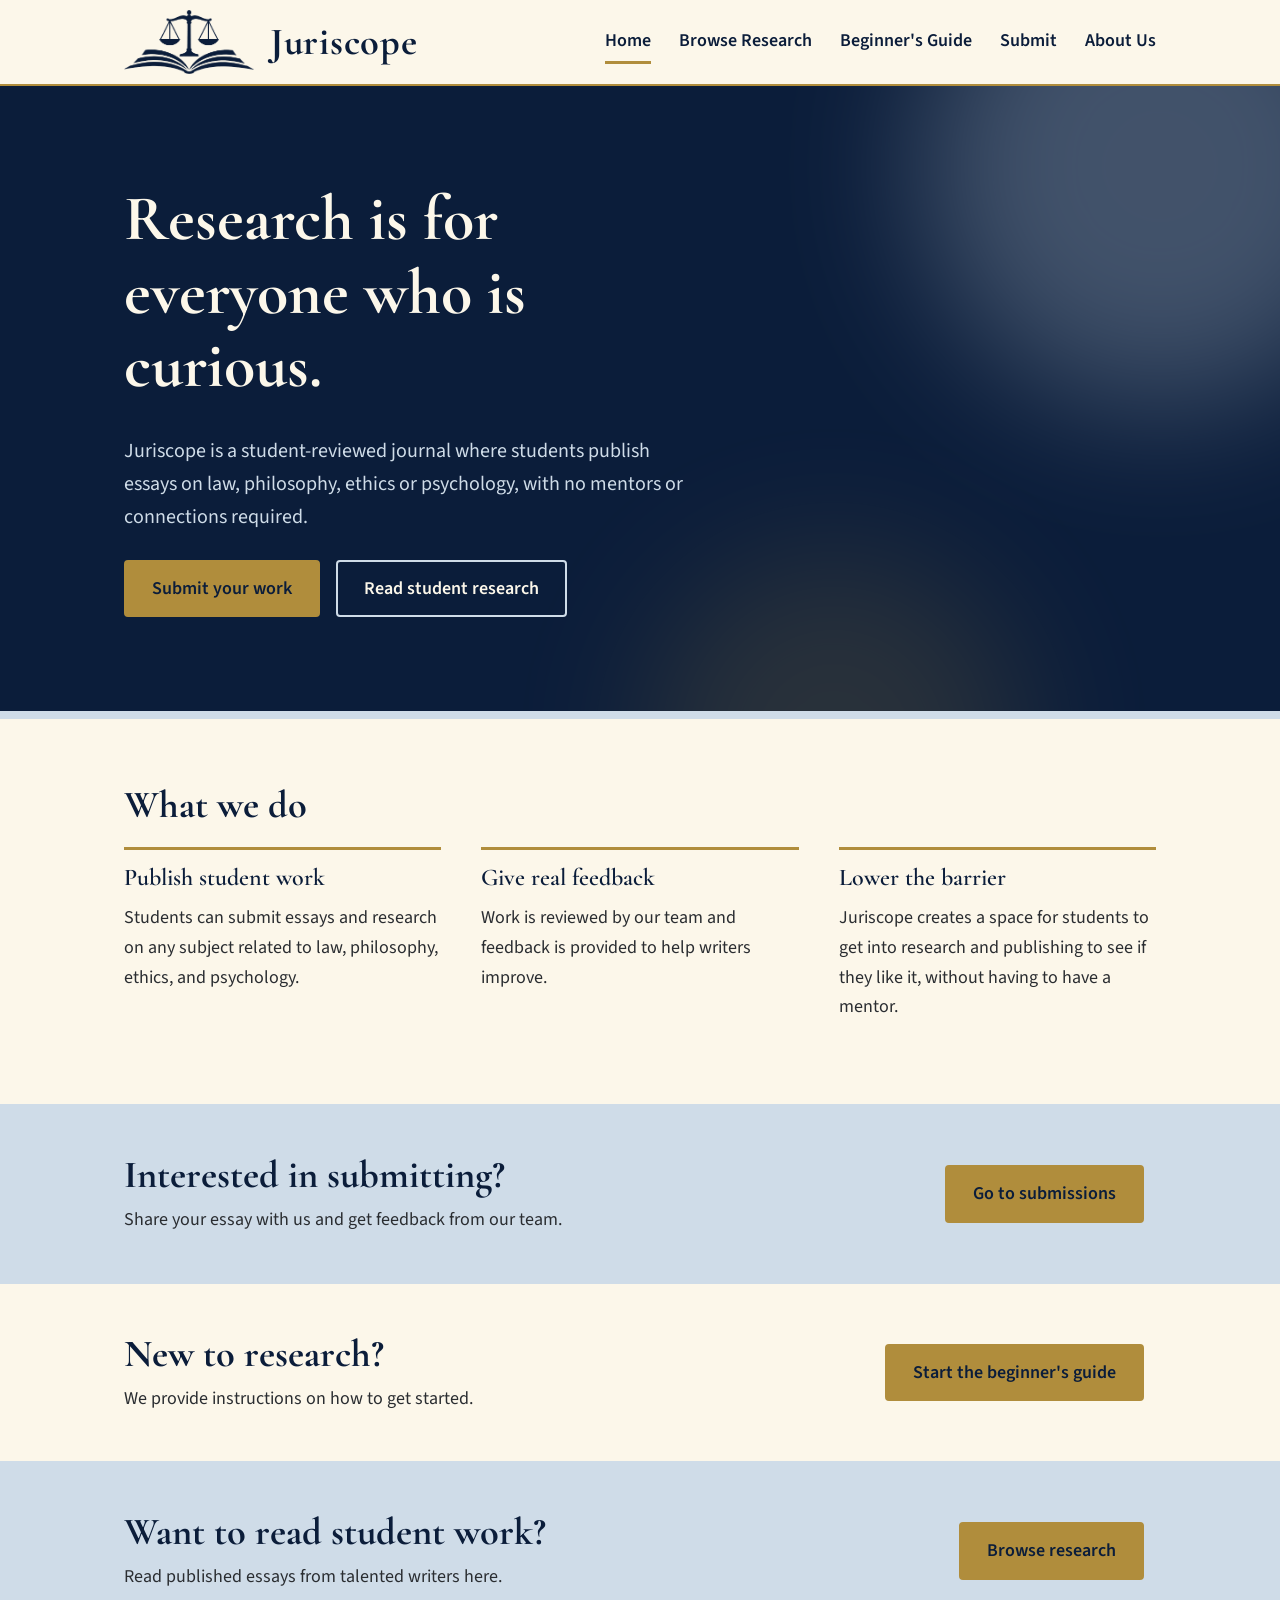
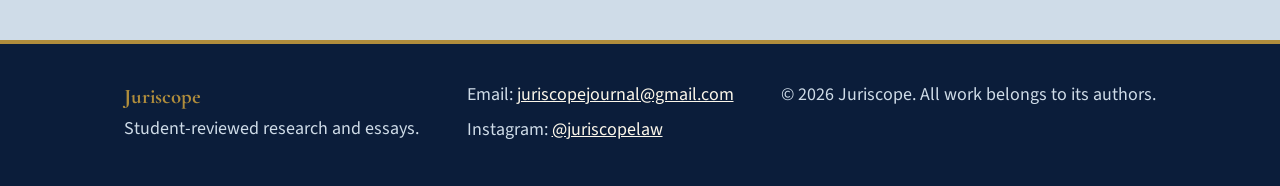
<file: index.html>
<!DOCTYPE html>
<html lang="en"><head>
<meta charset="UTF-8"><meta name="viewport" content="width=device-width, initial-scale=1">
<title>Home | Juriscope</title>
<link rel="preconnect" href="https://fonts.googleapis.com"><link rel="preconnect" href="https://fonts.gstatic.com" crossorigin>
<link href="https://fonts.googleapis.com/css2?family=Cormorant+Garamond:wght@500;600;700&family=Source+Sans+3:wght@400;600&display=swap" rel="stylesheet">
<link rel="stylesheet" href="css/style.css">
</head><body data-page="index.html">
<div id="site-header"></div>
<main>
<section class="hero"><div class="wrap">
  <h1>Research is for everyone who is curious.</h1>
  <p>Juriscope is a student-reviewed journal where students publish essays on law, philosophy, ethics or psychology, with no mentors or connections required.</p>
  <a class="btn" href="submit.html">Submit your work</a>
  <a class="btn outline" href="research.html">Read student research</a>
</div></section>

<section class="section"><div class="wrap">
  <h2>What we do</h2>
  <div class="cols">
    <div><h3>Publish student work</h3><p>Students can submit essays and research on any subject related to law, philosophy, ethics, and psychology.</p></div>
    <div><h3>Give real feedback</h3><p>Work is reviewed by our team and feedback is provided to help writers improve.</p></div>
    <div><h3>Lower the barrier</h3><p>Juriscope creates a space for students to get into research and publishing to see if they like it, without having to have a mentor.</p></div>
  </div>
</div></section>

<section class="band alt"><div class="wrap">
  <div><h2>Interested in submitting?</h2><p>Share your essay with us and get feedback from our team.</p></div>
  <a class="btn" href="submit.html">Go to submissions</a>
</div></section>
<section class="band"><div class="wrap">
  <div><h2>New to research?</h2><p>We provide instructions on how to get started.</p></div>
  <a class="btn" href="guide.html">Start the beginner's guide</a>
</div></section>
<section class="band alt"><div class="wrap">
  <div><h2>Want to read student work?</h2><p>Read published essays from talented writers here.</p></div>
  <a class="btn" href="research.html">Browse research</a>
</div></section>
</main>
<div id="site-footer"></div>
<script src="js/script.js"></script>
</body></html>
</file>
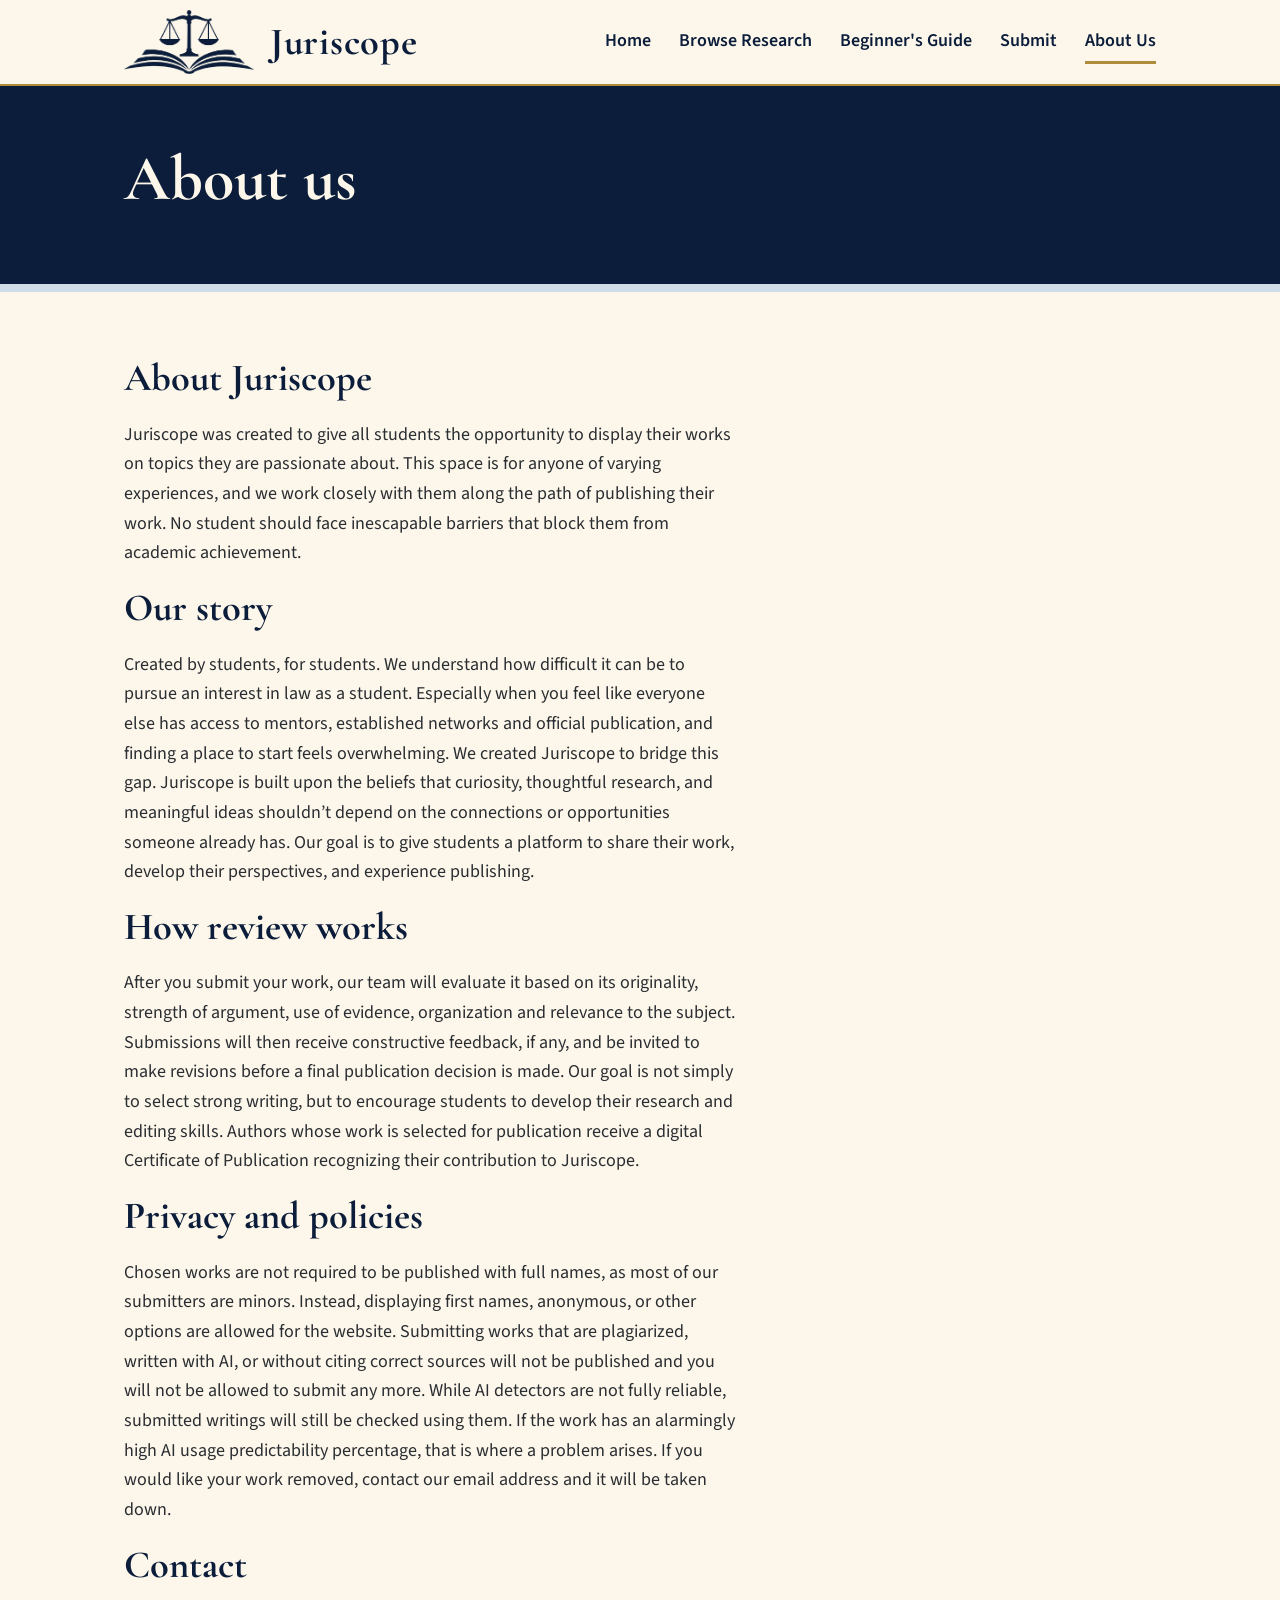
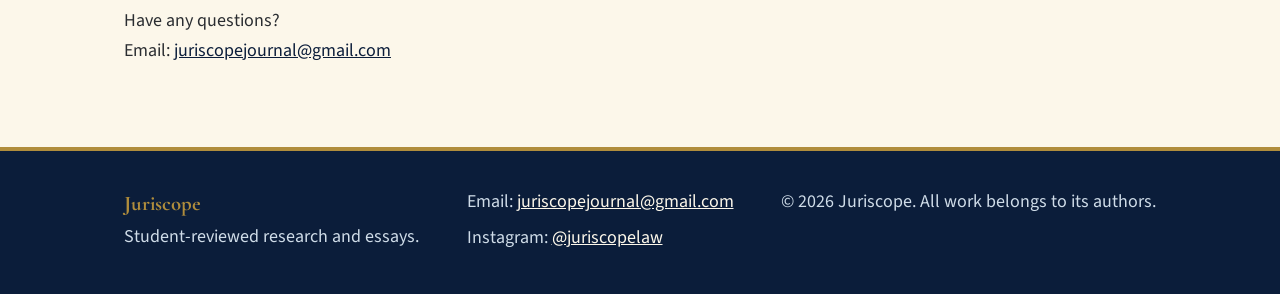
<file: about.html>
<!DOCTYPE html>
<html lang="en"><head>
<meta charset="UTF-8"><meta name="viewport" content="width=device-width, initial-scale=1">
<title>About Us | Juriscope</title>
<link rel="preconnect" href="https://fonts.googleapis.com"><link rel="preconnect" href="https://fonts.gstatic.com" crossorigin>
<link href="https://fonts.googleapis.com/css2?family=Cormorant+Garamond:wght@500;600;700&family=Source+Sans+3:wght@400;600&display=swap" rel="stylesheet">
<link rel="stylesheet" href="css/style.css">
</head><body data-page="about.html">
<div id="site-header"></div>
<main>
<section class="page-title"><div class="wrap"><h1>About us</h1></div></section>
<section class="section"><div class="wrap">
  <h2>About Juriscope</h2>
  <p>Juriscope was created to give all students the opportunity to display their works on topics they are passionate about. This space is for anyone of varying experiences, and we work closely with them along the path of publishing their work. No student should face inescapable barriers that block them from academic achievement.</p>
  <h2>Our story</h2>
  <p>Created by students, for students. We understand how difficult it can be to pursue an interest in law as a student. Especially when you feel like everyone else has access to mentors, established networks and official publication, and finding a place to start feels overwhelming. We created Juriscope to bridge this gap. Juriscope is built upon the beliefs that curiosity, thoughtful research, and meaningful ideas shouldn’t depend on the connections or opportunities someone already has. Our goal is to give students a platform to share their work, develop their perspectives, and experience publishing.</p>
  <h2>How review works</h2>
  <p>After you submit your work, our team will evaluate it based on its originality, strength of argument, use of evidence, organization and relevance to the subject. Submissions will then receive constructive feedback, if any, and be invited to make revisions before a final publication decision is made. Our goal is not simply to select strong writing, but to encourage students to develop their research and editing skills. Authors whose work is selected for publication receive a digital Certificate of Publication recognizing their contribution to Juriscope.</p>
  <h2>Privacy and policies</h2>
  <p>Chosen works are not required to be published with full names, as most of our submitters are minors. Instead, displaying first names, anonymous, or other options are allowed for the website. Submitting works that are plagiarized, written with AI, or without citing correct sources will not be published and you will not be allowed to submit any more. While AI detectors are not fully reliable, submitted writings will still be checked using them. If the work has an alarmingly high AI usage predictability percentage, that is where a problem arises. If you would like your work removed, contact our email address and it will be taken down.</p>
  <h2>Contact</h2>
  <p>Have any questions?<br>Email: <a href="mailto:juriscopejournal@gmail.com">juriscopejournal@gmail.com</a></p>
</div></section>
</main>
<div id="site-footer"></div>
<script src="js/script.js"></script>
</body></html>
</file>
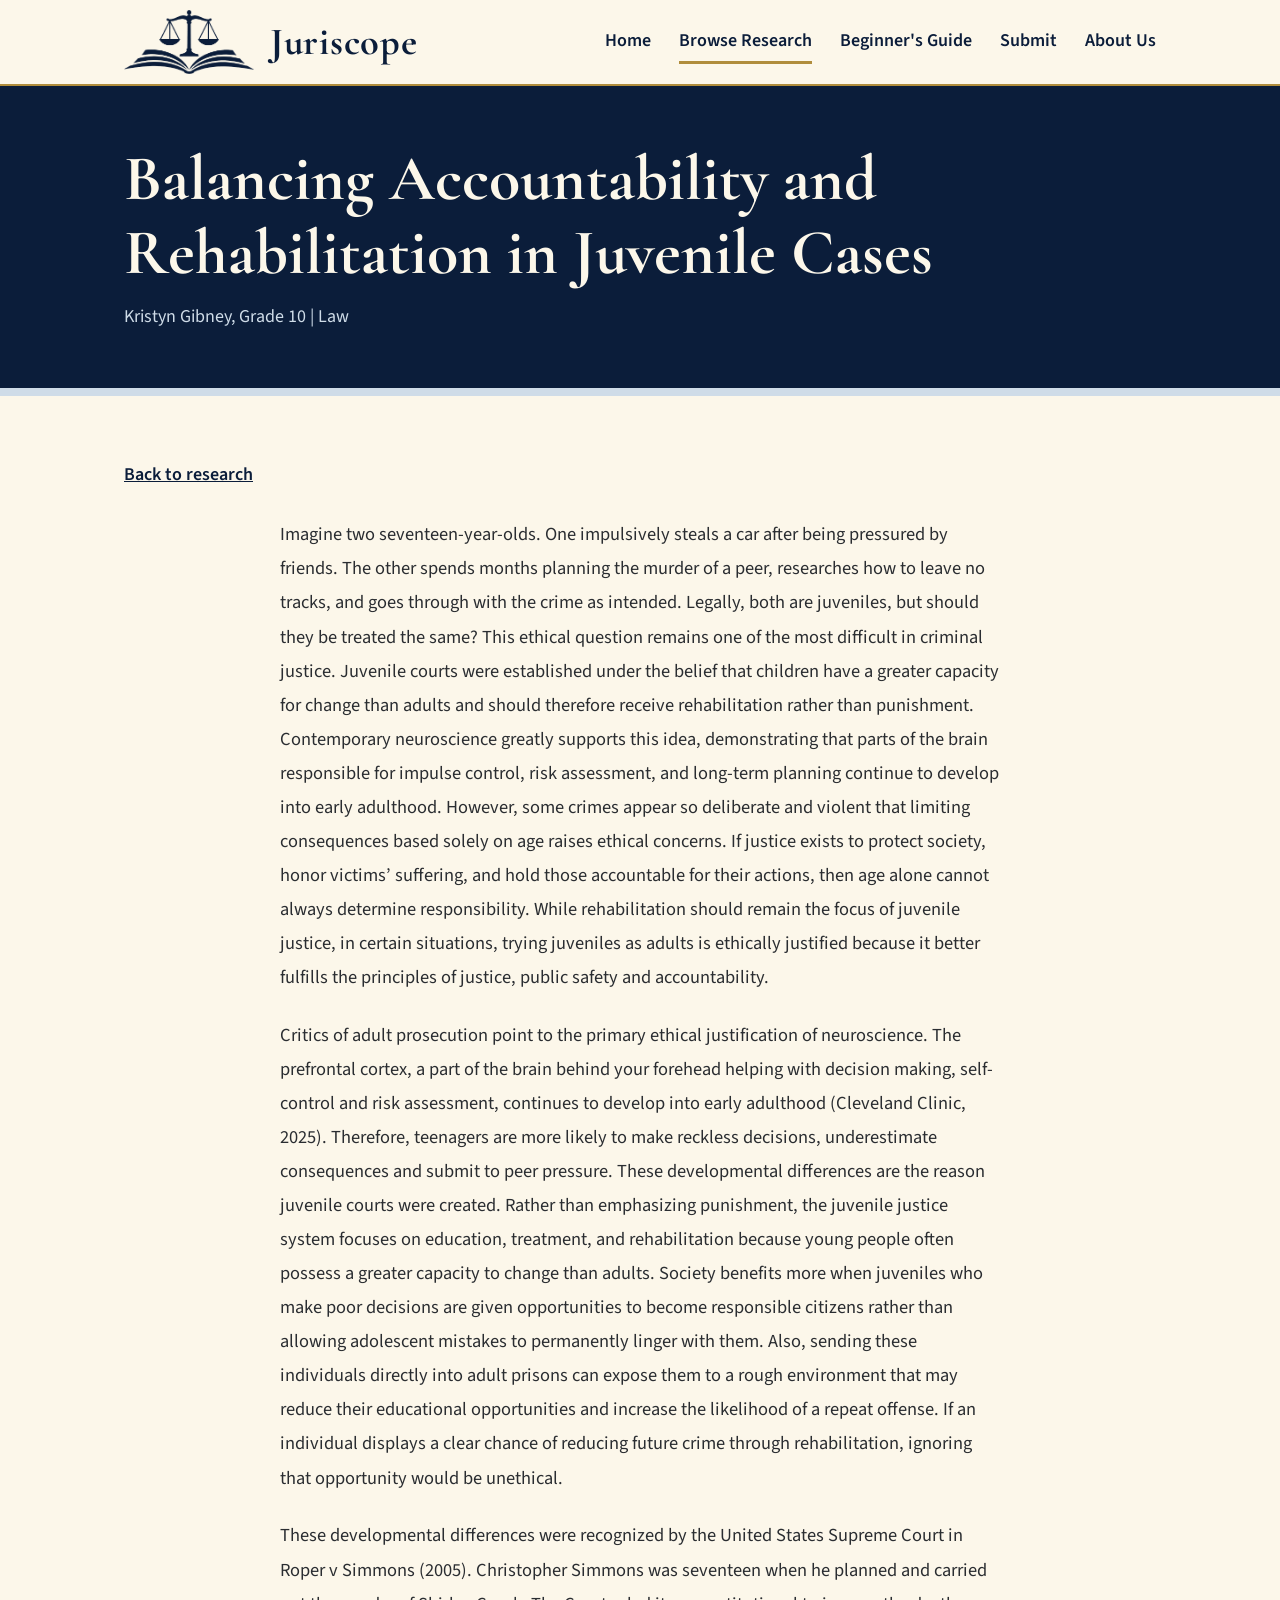
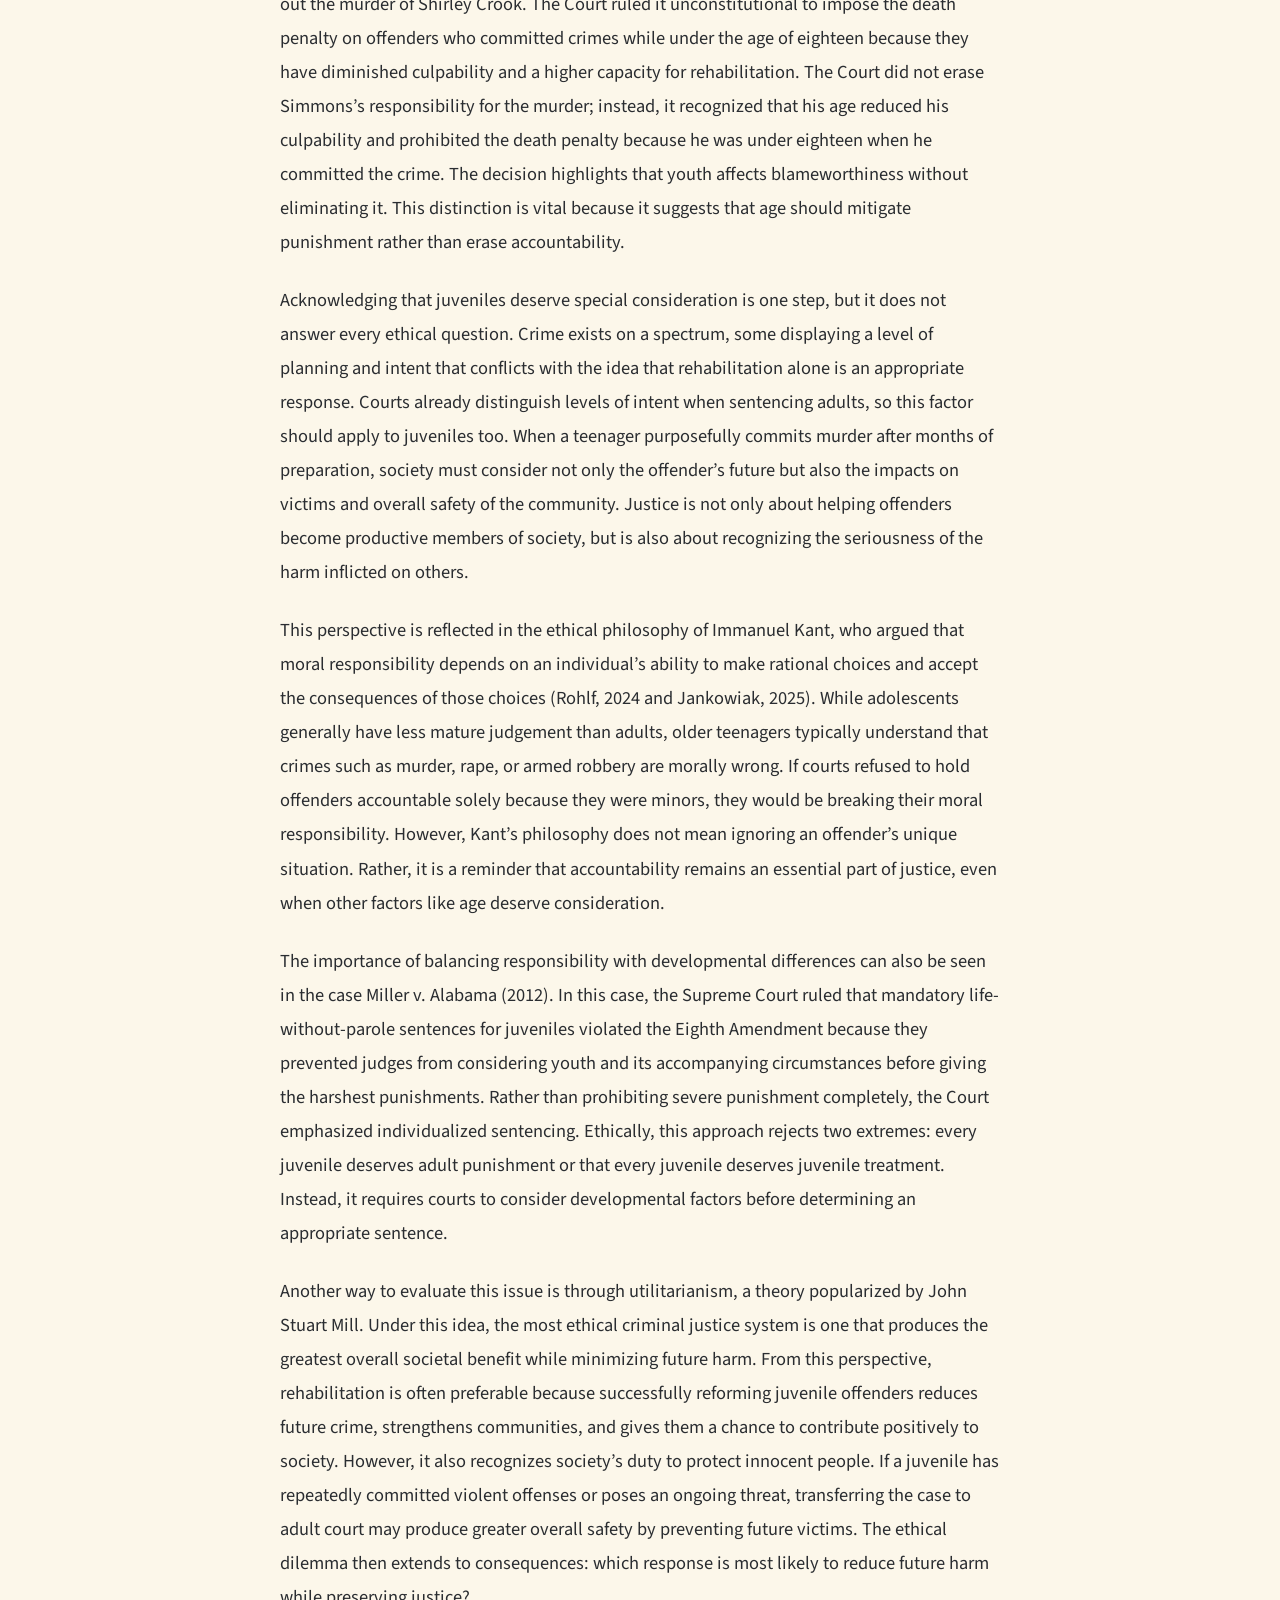
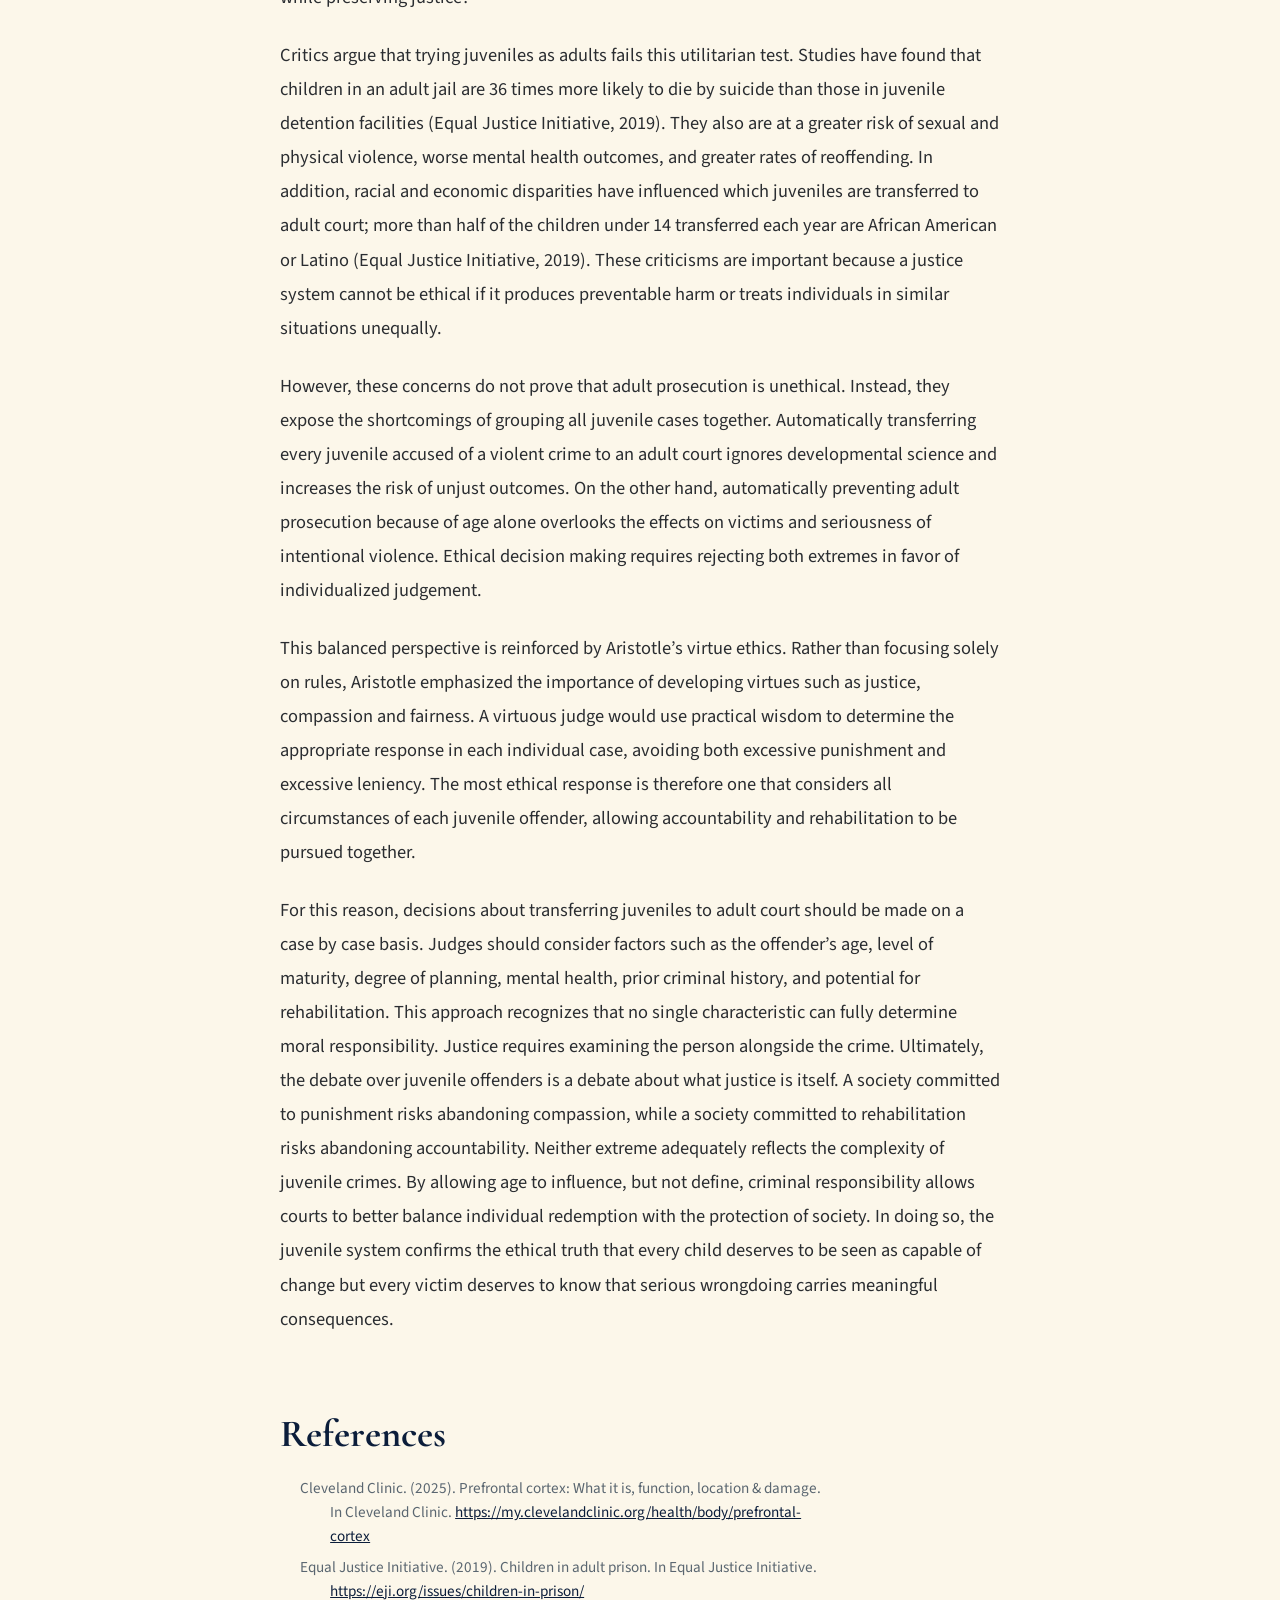
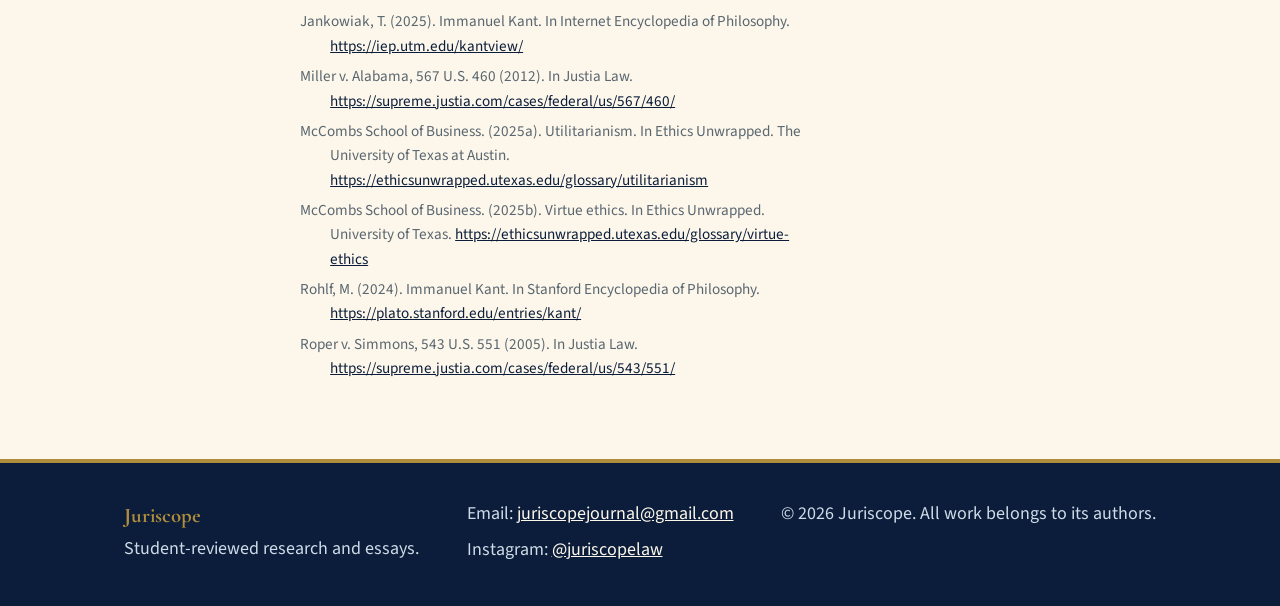
<file: essay-juvenile-justice.html>
<!DOCTYPE html>
<html lang="en"><head>
<meta charset="UTF-8"><meta name="viewport" content="width=device-width, initial-scale=1">
<title>Balancing Accountability and Rehabilitation in Juvenile Cases | Juriscope</title>
<link rel="preconnect" href="https://fonts.googleapis.com"><link rel="preconnect" href="https://fonts.gstatic.com" crossorigin>
<link href="https://fonts.googleapis.com/css2?family=Cormorant+Garamond:wght@500;600;700&family=Source+Sans+3:wght@400;600&display=swap" rel="stylesheet">
<link rel="stylesheet" href="css/style.css">
</head><body data-page="research.html">
<div id="site-header"></div>
<main>
<section class="page-title"><div class="wrap">
  <h1>Balancing Accountability and Rehabilitation in Juvenile Cases</h1>
  <p>Kristyn Gibney, Grade 10 | Law</p>
</div></section>
<section class="section"><div class="wrap">
  <a class="back" href="research.html">Back to research</a>
  <article class="essay-text">
    <p>Imagine two seventeen-year-olds. One impulsively steals a car after being pressured by friends. The other spends months planning the murder of a peer, researches how to leave no tracks, and goes through with the crime as intended. Legally, both are juveniles, but should they be treated the same? This ethical question remains one of the most difficult in criminal justice. Juvenile courts were established under the belief that children have a greater capacity for change than adults and should therefore receive rehabilitation rather than punishment. Contemporary neuroscience greatly supports this idea, demonstrating that parts of the brain responsible for impulse control, risk assessment, and long-term planning continue to develop into early adulthood. However, some crimes appear so deliberate and violent that limiting consequences based solely on age raises ethical concerns. If justice exists to protect society, honor victims’ suffering, and hold those accountable for their actions, then age alone cannot always determine responsibility. While rehabilitation should remain the focus of juvenile justice, in certain situations, trying juveniles as adults is ethically justified because it better fulfills the principles of justice, public safety and accountability.</p>
    <p>Critics of adult prosecution point to the primary ethical justification of neuroscience. The prefrontal cortex, a part of the brain behind your forehead helping with decision making, self-control and risk assessment, continues to develop into early adulthood (Cleveland Clinic, 2025). Therefore, teenagers are more likely to make reckless decisions, underestimate consequences and submit to peer pressure. These developmental differences are the reason juvenile courts were created. Rather than emphasizing punishment, the juvenile justice system focuses on education, treatment, and rehabilitation because young people often possess a greater capacity to change than adults. Society benefits more when juveniles who make poor decisions are given opportunities to become responsible citizens rather than allowing adolescent mistakes to permanently linger with them. Also, sending these individuals directly into adult prisons can expose them to a rough environment that may reduce their educational opportunities and increase the likelihood of a repeat offense. If an individual displays a clear chance of reducing future crime through rehabilitation, ignoring that opportunity would be unethical.</p>
    <p>These developmental differences were recognized by the United States Supreme Court in Roper v Simmons (2005). Christopher Simmons was seventeen when he planned and carried out the murder of Shirley Crook. The Court ruled it unconstitutional to impose the death penalty on offenders who committed crimes while under the age of eighteen because they have diminished culpability and a higher capacity for rehabilitation. The Court did not erase Simmons’s responsibility for the murder; instead, it recognized that his age reduced his culpability and prohibited the death penalty because he was under eighteen when he committed the crime. The decision highlights that youth affects blameworthiness without eliminating it. This distinction is vital because it suggests that age should mitigate punishment rather than erase accountability.</p>
    <p>Acknowledging that juveniles deserve special consideration is one step, but it does not answer every ethical question. Crime exists on a spectrum, some displaying a level of planning and intent that conflicts with the idea that rehabilitation alone is an appropriate response. Courts already distinguish levels of intent when sentencing adults, so this factor should apply to juveniles too. When a teenager purposefully commits murder after months of preparation, society must consider not only the offender’s future but also the impacts on victims and overall safety of the community. Justice is not only about helping offenders become productive members of society, but is also about recognizing the seriousness of the harm inflicted on others.</p>
    <p>This perspective is reflected in the ethical philosophy of Immanuel Kant, who argued that moral responsibility depends on an individual’s ability to make rational choices and accept the consequences of those choices (Rohlf, 2024 and Jankowiak, 2025). While adolescents generally have less mature judgement than adults, older teenagers typically understand that crimes such as murder, rape, or armed robbery are morally wrong. If courts refused to hold offenders accountable solely because they were minors, they would be breaking their moral responsibility. However, Kant’s philosophy does not mean ignoring an offender’s unique situation. Rather, it is a reminder that accountability remains an essential part of justice, even when other factors like age deserve consideration.</p>
    <p>The importance of balancing responsibility with developmental differences can also be seen in the case Miller v. Alabama (2012). In this case, the Supreme Court ruled that mandatory life-without-parole sentences for juveniles violated the Eighth Amendment because they prevented judges from considering youth and its accompanying circumstances before giving the harshest punishments. Rather than prohibiting severe punishment completely, the Court emphasized individualized sentencing. Ethically, this approach rejects two extremes: every juvenile deserves adult punishment or that every juvenile deserves juvenile treatment. Instead, it requires courts to consider developmental factors before determining an appropriate sentence.</p>
    <p>Another way to evaluate this issue is through utilitarianism, a theory popularized by John Stuart Mill. Under this idea, the most ethical criminal justice system is one that produces the greatest overall societal benefit while minimizing future harm. From this perspective, rehabilitation is often preferable because successfully reforming juvenile offenders reduces future crime, strengthens communities, and gives them a chance to contribute positively to society. However, it also recognizes society’s duty to protect innocent people. If a juvenile has repeatedly committed violent offenses or poses an ongoing threat, transferring the case to adult court may produce greater overall safety by preventing future victims. The ethical dilemma then extends to consequences: which response is most likely to reduce future harm while preserving justice?</p>
    <p>Critics argue that trying juveniles as adults fails this utilitarian test. Studies have found that children in an adult jail are 36 times more likely to die by suicide than those in juvenile detention facilities (Equal Justice Initiative, 2019). They also are at a greater risk of sexual and physical violence, worse mental health outcomes, and greater rates of reoffending. In addition, racial and economic disparities have influenced which juveniles are transferred to adult court; more than half of the children under 14 transferred each year are African American or Latino (Equal Justice Initiative, 2019). These criticisms are important because a justice system cannot be ethical if it produces preventable harm or treats individuals in similar situations unequally.</p>
    <p>However, these concerns do not prove that adult prosecution is unethical. Instead, they expose the shortcomings of grouping all juvenile cases together. Automatically transferring every juvenile accused of a violent crime to an adult court ignores developmental science and increases the risk of unjust outcomes. On the other hand, automatically preventing adult prosecution because of age alone overlooks the effects on victims and seriousness of intentional violence. Ethical decision making requires rejecting both extremes in favor of individualized judgement.</p>
    <p>This balanced perspective is reinforced by Aristotle’s virtue ethics. Rather than focusing solely on rules, Aristotle emphasized the importance of developing virtues such as justice, compassion and fairness. A virtuous judge would use practical wisdom to determine the appropriate response in each individual case, avoiding both excessive punishment and excessive leniency. The most ethical response is therefore one that considers all circumstances of each juvenile offender, allowing accountability and rehabilitation to be pursued together.</p>
    <p>For this reason, decisions about transferring juveniles to adult court should be made on a case by case basis. Judges should consider factors such as the offender’s age, level of maturity, degree of planning, mental health, prior criminal history, and potential for rehabilitation. This approach recognizes that no single characteristic can fully determine moral responsibility. Justice requires examining the person alongside the crime. Ultimately, the debate over juvenile offenders is a debate about what justice is itself. A society committed to punishment risks abandoning compassion, while a society committed to rehabilitation risks abandoning accountability. Neither extreme adequately reflects the complexity of juvenile crimes. By allowing age to influence, but not define, criminal responsibility allows courts to better balance individual redemption with the protection of society. In doing so, the juvenile system confirms the ethical truth that every child deserves to be seen as capable of change but every victim deserves to know that serious wrongdoing carries meaningful consequences.</p>
    <h2>References</h2>
    <ul class="refs">
      <li>Cleveland Clinic. (2025). Prefrontal cortex: What it is, function, location &amp; damage. In Cleveland Clinic. <a href="https://my.clevelandclinic.org/health/body/prefrontal-cortex" target="_blank" rel="noopener">https://my.clevelandclinic.org/health/body/prefrontal-cortex</a></li>
      <li>Equal Justice Initiative. (2019). Children in adult prison. In Equal Justice Initiative. <a href="https://eji.org/issues/children-in-prison/" target="_blank" rel="noopener">https://eji.org/issues/children-in-prison/</a></li>
      <li>Jankowiak, T. (2025). Immanuel Kant. In Internet Encyclopedia of Philosophy. <a href="https://iep.utm.edu/kantview/" target="_blank" rel="noopener">https://iep.utm.edu/kantview/</a></li>
      <li>Miller v. Alabama, 567 U.S. 460 (2012). In Justia Law. <a href="https://supreme.justia.com/cases/federal/us/567/460/" target="_blank" rel="noopener">https://supreme.justia.com/cases/federal/us/567/460/</a></li>
      <li>McCombs School of Business. (2025a). Utilitarianism. In Ethics Unwrapped. The University of Texas at Austin. <a href="https://ethicsunwrapped.utexas.edu/glossary/utilitarianism" target="_blank" rel="noopener">https://ethicsunwrapped.utexas.edu/glossary/utilitarianism</a></li>
      <li>McCombs School of Business. (2025b). Virtue ethics. In Ethics Unwrapped. University of Texas. <a href="https://ethicsunwrapped.utexas.edu/glossary/virtue-ethics" target="_blank" rel="noopener">https://ethicsunwrapped.utexas.edu/glossary/virtue-ethics</a></li>
      <li>Rohlf, M. (2024). Immanuel Kant. In Stanford Encyclopedia of Philosophy. <a href="https://plato.stanford.edu/entries/kant/" target="_blank" rel="noopener">https://plato.stanford.edu/entries/kant/</a></li>
      <li>Roper v. Simmons, 543 U.S. 551 (2005). In Justia Law. <a href="https://supreme.justia.com/cases/federal/us/543/551/" target="_blank" rel="noopener">https://supreme.justia.com/cases/federal/us/543/551/</a></li>
    </ul>
  </article>
</div></section>
</main>
<div id="site-footer"></div>
<script src="js/script.js"></script>
</body></html>
</file>
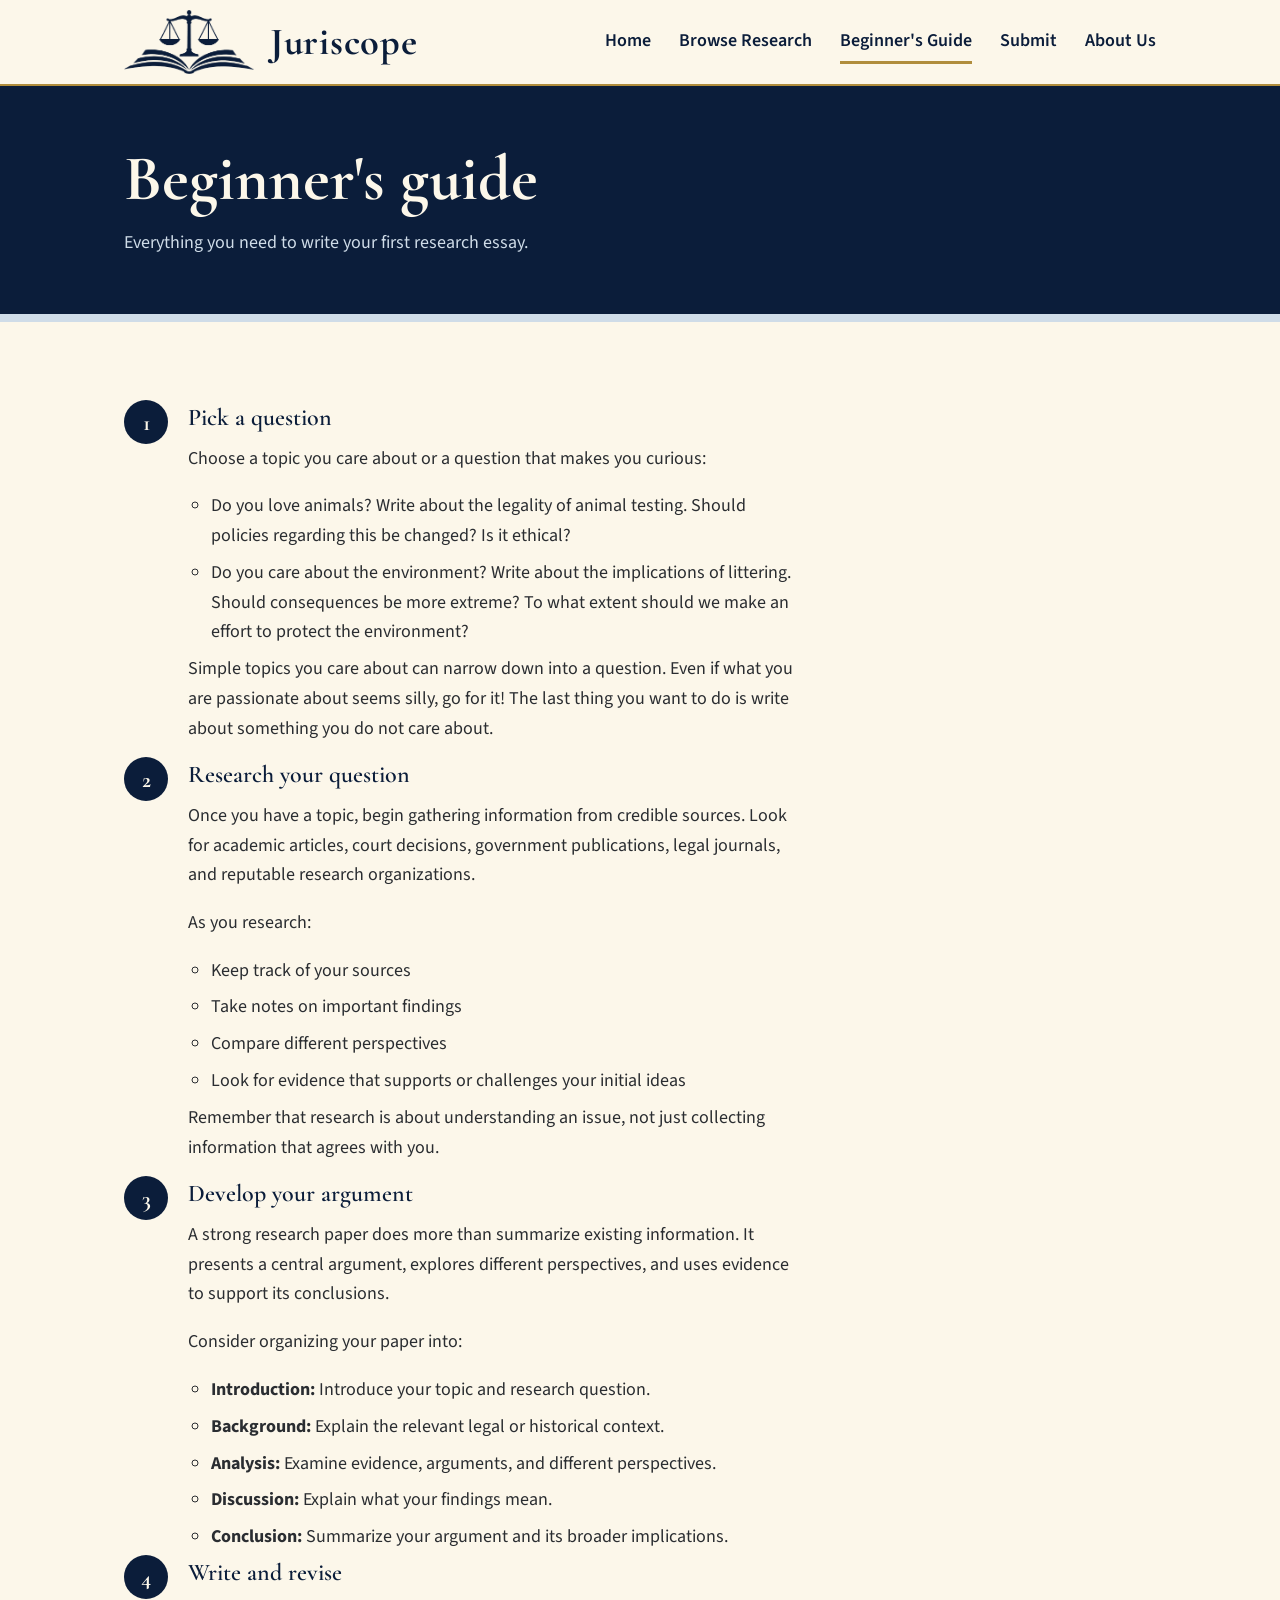
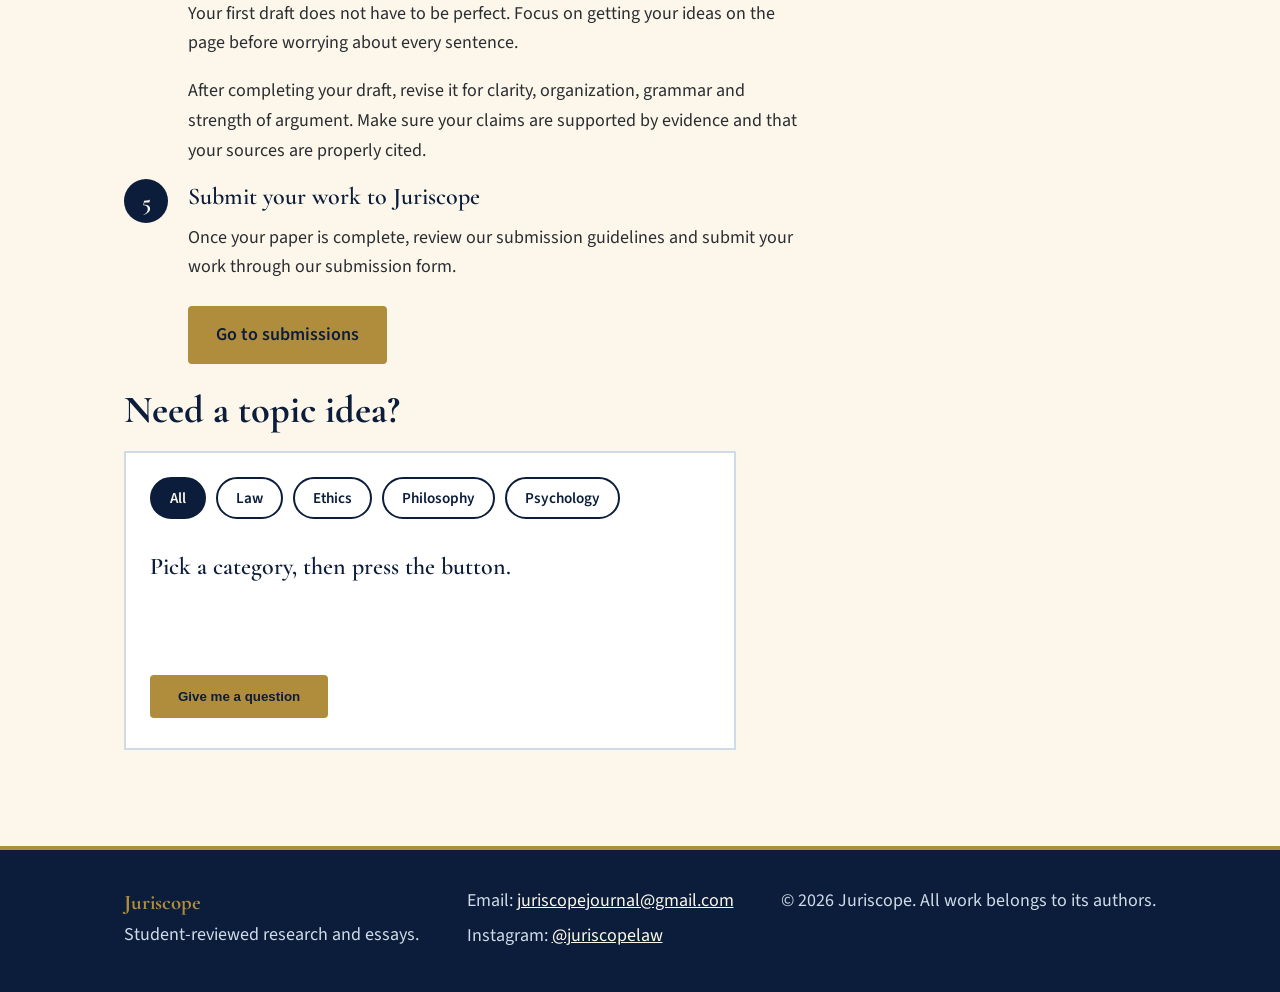
<file: guide.html>
<!DOCTYPE html>
<html lang="en"><head>
<meta charset="UTF-8"><meta name="viewport" content="width=device-width, initial-scale=1">
<title>Beginner's Guide | Juriscope</title>
<link rel="preconnect" href="https://fonts.googleapis.com"><link rel="preconnect" href="https://fonts.gstatic.com" crossorigin>
<link href="https://fonts.googleapis.com/css2?family=Cormorant+Garamond:wght@500;600;700&family=Source+Sans+3:wght@400;600&display=swap" rel="stylesheet">
<link rel="stylesheet" href="css/style.css">
  <style>
  .btn:hover{background:var(--mist)!important;border-color:var(--mist)!important;color:var(--navy)!important}
</style>
</head><body data-page="guide.html">
<div id="site-header"></div>
<main>
<section class="page-title"><div class="wrap"><h1>Beginner's guide</h1><p>Everything you need to write your first research essay.</p></div></section>
<section class="section"><div class="wrap">
  <ol class="steps">
    <li><h3>Pick a question</h3>
      <p>Choose a topic you care about or a question that makes you curious:</p>
      <ul>
        <li>Do you love animals? Write about the legality of animal testing. Should policies regarding this be changed? Is it ethical?</li>
        <li>Do you care about the environment? Write about the implications of littering. Should consequences be more extreme? To what extent should we make an effort to protect the environment?</li>
      </ul>
      <p>Simple topics you care about can narrow down into a question. Even if what you are passionate about seems silly, go for it! The last thing you want to do is write about something you do not care about.</p></li>
    <li><h3>Research your question</h3>
      <p>Once you have a topic, begin gathering information from credible sources. Look for academic articles, court decisions, government publications, legal journals, and reputable research organizations.</p>
      <p>As you research:</p>
      <ul>
        <li>Keep track of your sources</li>
        <li>Take notes on important findings</li>
        <li>Compare different perspectives</li>
        <li>Look for evidence that supports or challenges your initial ideas</li>
      </ul>
      <p>Remember that research is about understanding an issue, not just collecting information that agrees with you.</p></li>
    <li><h3>Develop your argument</h3>
      <p>A strong research paper does more than summarize existing information. It presents a central argument, explores different perspectives, and uses evidence to support its conclusions.</p>
      <p>Consider organizing your paper into:</p>
      <ul>
        <li><strong>Introduction:</strong> Introduce your topic and research question.</li>
        <li><strong>Background:</strong> Explain the relevant legal or historical context.</li>
        <li><strong>Analysis:</strong> Examine evidence, arguments, and different perspectives.</li>
        <li><strong>Discussion:</strong> Explain what your findings mean.</li>
        <li><strong>Conclusion:</strong> Summarize your argument and its broader implications.</li>
      </ul></li>
    <li><h3>Write and revise</h3>
      <p>Your first draft does not have to be perfect. Focus on getting your ideas on the page before worrying about every sentence.</p>
      <p>After completing your draft, revise it for clarity, organization, grammar and strength of argument. Make sure your claims are supported by evidence and that your sources are properly cited.</p></li>
    <li><h3>Submit your work to Juriscope</h3>
      <p>Once your paper is complete, review our submission guidelines and submit your work through our submission form.</p>
      <a class="btn" href="submit.html">Go to submissions</a></li>
  </ol>
  <h2>Need a topic idea?</h2>
<div class="ideas">
  <div class="filters" id="idea-filters">
    <button class="on" data-topic="all">All</button>
    <button data-topic="law">Law</button>
    <button data-topic="ethics">Ethics</button>
    <button data-topic="philosophy">Philosophy</button>
    <button data-topic="psychology">Psychology</button>
  </div>
  <p class="idea-q" id="idea-q" aria-live="polite">Pick a category, then press the button.</p>
  <button class="btn" id="idea-btn" type="button">Give me a question</button>
</div>
</div></section>
</main>
<div id="site-footer"></div>
<script src="js/script.js"></script>
</body></html>
</file>
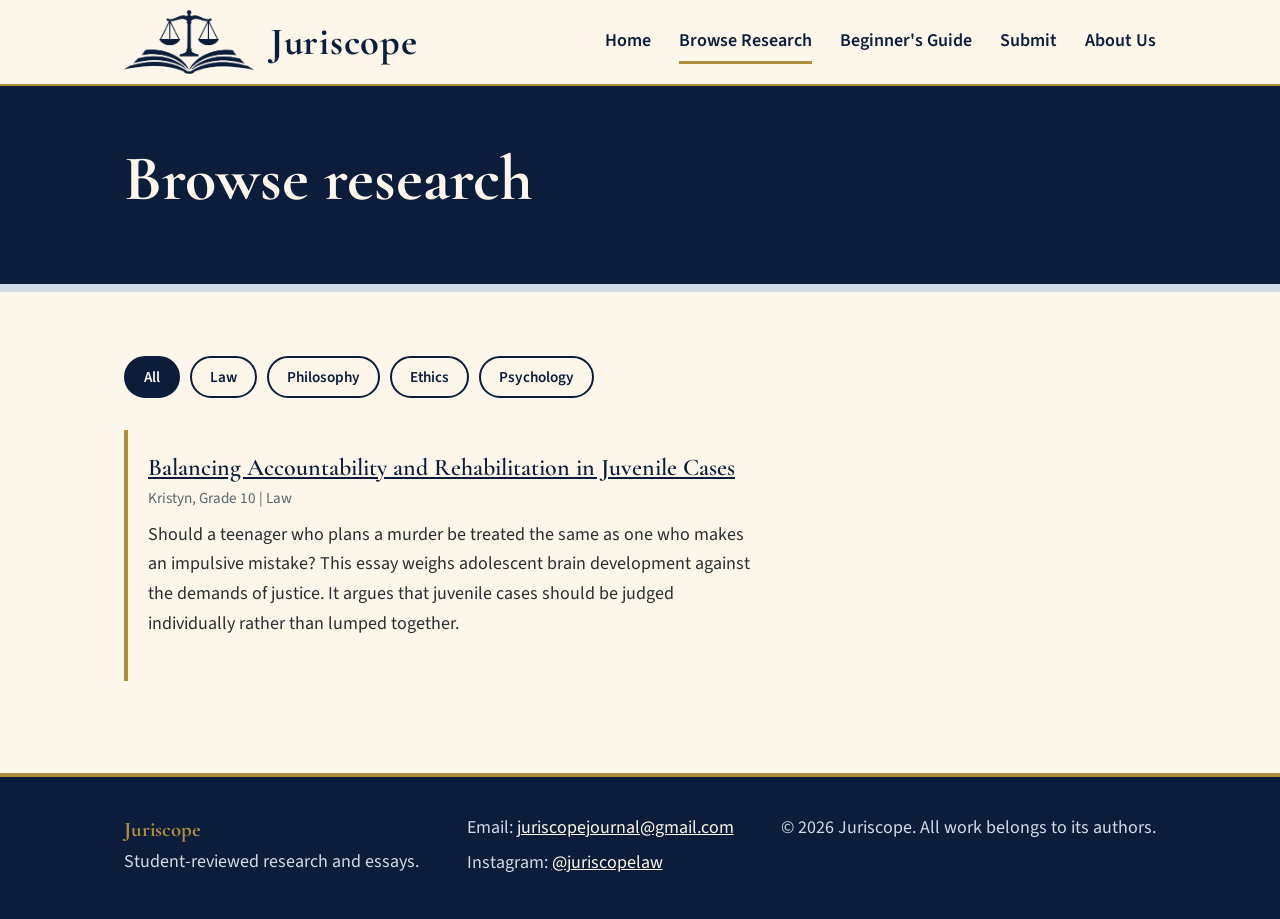
<file: research.html>
<!DOCTYPE html>
<html lang="en"><head>
<meta charset="UTF-8"><meta name="viewport" content="width=device-width, initial-scale=1">
<title>Browse Research | Juriscope</title>
<link rel="preconnect" href="https://fonts.googleapis.com"><link rel="preconnect" href="https://fonts.gstatic.com" crossorigin>
<link href="https://fonts.googleapis.com/css2?family=Cormorant+Garamond:wght@500;600;700&family=Source+Sans+3:wght@400;600&display=swap" rel="stylesheet">
<link rel="stylesheet" href="css/style.css">
</head><body data-page="research.html">
<div id="site-header"></div>
<main>
<section class="page-title"><div class="wrap"><h1>Browse research</h1></div></section>
<section class="section"><div class="wrap">
  <div class="filters" role="group" aria-label="Filter by topic">
    <button class="on" data-topic="all">All</button>
    <button data-topic="law">Law</button>
    <button data-topic="philosophy">Philosophy</button>
    <button data-topic="ethics">Ethics</button>
    <button data-topic="psychology">Psychology</button>
  </div>
  <!-- To add an essay: copy one <article> block below. Set data-topic to law, philosophy, ethics, or psychology. -->
  <article class="essay" data-topic="law">
    <h3><a href="essay-juvenile-justice.html">Balancing Accountability and Rehabilitation in Juvenile Cases</a></h3>
    <p class="meta">Kristyn, Grade 10 | Law</p>
    <p>Should a teenager who plans a murder be treated the same as one who makes an impulsive mistake? This essay weighs adolescent brain development against the demands of justice. It argues that juvenile cases should be judged individually rather than lumped together.</p>
  </article>
  <p class="empty" hidden>No essays in this category yet. Check back soon.</p>
</div></section>
</main>
<div id="site-footer"></div>
<script src="js/script.js"></script>
</body></html>
</file>
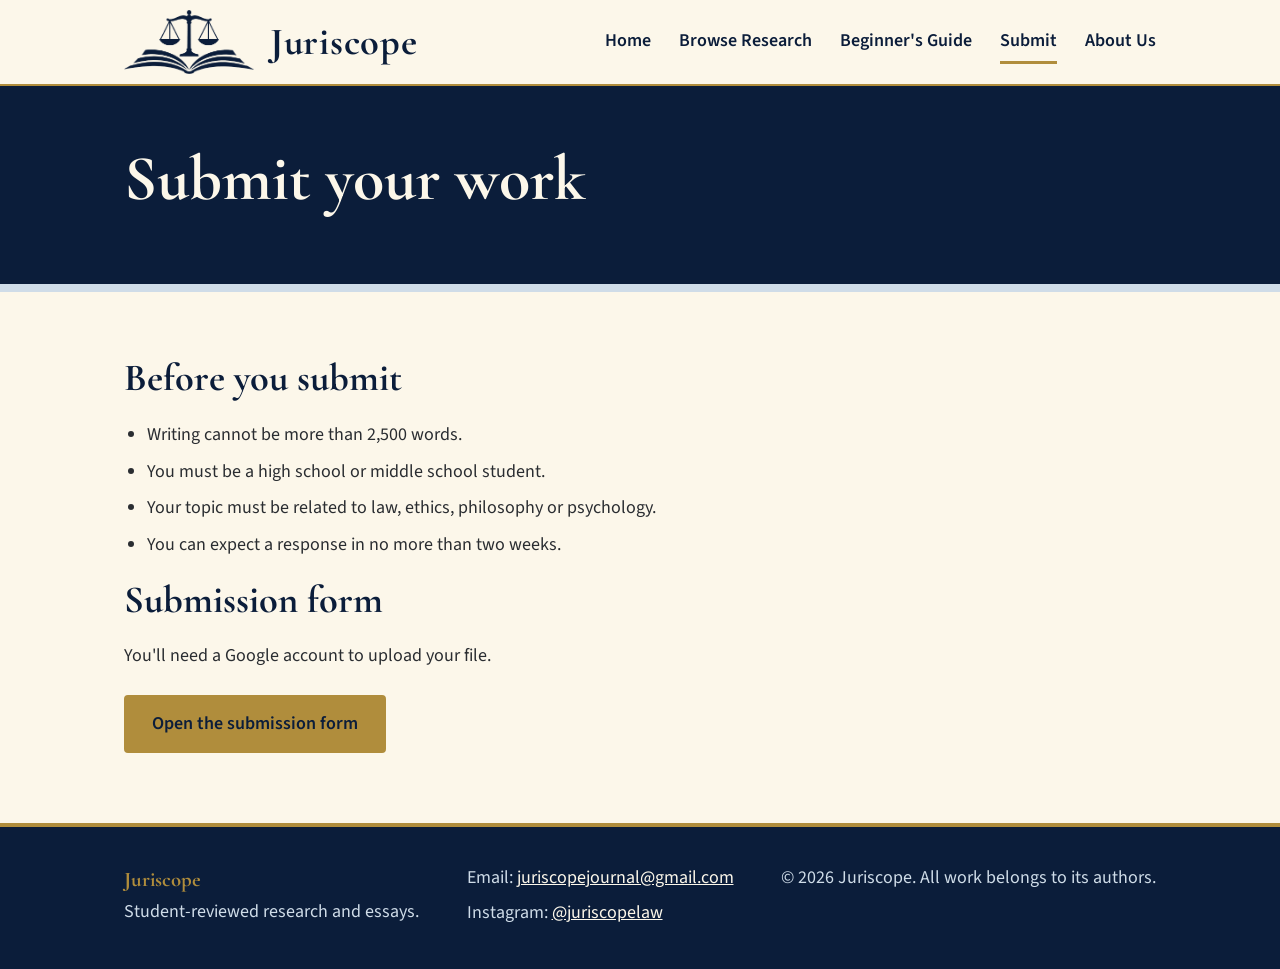
<file: submit.html>
<!DOCTYPE html>
<html lang="en"><head>
<meta charset="UTF-8"><meta name="viewport" content="width=device-width, initial-scale=1">
<title>Submit | Juriscope</title>
<link rel="preconnect" href="https://fonts.googleapis.com"><link rel="preconnect" href="https://fonts.gstatic.com" crossorigin>
<link href="https://fonts.googleapis.com/css2?family=Cormorant+Garamond:wght@500;600;700&family=Source+Sans+3:wght@400;600&display=swap" rel="stylesheet">
<link rel="stylesheet" href="css/style.css">
</head><body data-page="submit.html">
<div id="site-header"></div>
<main>
<section class="page-title"><div class="wrap"><h1>Submit your work</h1></div></section>
<section class="section"><div class="wrap">
  <h2>Before you submit</h2>
  <ul>
    <li>Writing cannot be more than 2,500 words.</li>
    <li>You must be a high school or middle school student.</li>
    <li>Your topic must be related to law, ethics, philosophy or psychology.</li>
    <li>You can expect a response in no more than two weeks.</li>
  </ul>
  <h2>Submission form</h2>
  <!-- In Google Forms: Send > the <> embed tab > copy the iframe src URL, and paste it below -->
 <p>You'll need a Google account to upload your file.</p>
<a class="btn" href="https://forms.gle/jsBcSo7gCQY36okAA" target="_blank" rel="noopener">Open the submission form</a>
</div></section>
</main>
<div id="site-footer"></div>
<script src="js/script.js"></script>
</body></html>
</file>
<file: css/style.css>
/* ===== Juriscope palette: edit colors here ===== */
:root{
  --navy:#0B1D3A; --ivory:#FCF7EA; --gold:#B08D3C; --mist:#CFDCE8; --slate:#5A6670; --charcoal:#2A2D31;
  --serif:"Cormorant Garamond",Georgia,serif; --sans:"Source Sans 3",system-ui,sans-serif;
}
*{box-sizing:border-box}
html{scroll-behavior:smooth}
body{margin:0;min-height:100vh;display:flex;flex-direction:column;background:var(--ivory);color:var(--charcoal);font:18px/1.65 var(--sans)}
main{flex:1}
h1,h2,h3{font-family:var(--serif);color:var(--navy);line-height:1.15;margin:0 0 .5em}
h1{font-size:clamp(2.4rem,6vw,4rem);font-weight:700}
h2{font-size:clamp(1.8rem,4vw,2.4rem);font-weight:700}
h3{font-size:1.5rem;font-weight:600}
p{margin:0 0 1em;max-width:68ch}
a{color:var(--navy)}
:focus-visible{outline:3px solid var(--gold);outline-offset:3px}
.wrap{max-width:1080px;margin:0 auto;padding:0 24px}
.section{padding:64px 0}

/* header */
.site-header{background:var(--ivory);border-bottom:2px solid var(--gold);position:sticky;top:0;z-index:10}
.site-header .wrap{display:flex;align-items:center;justify-content:space-between;gap:16px}
.logo{display:flex;align-items:center;gap:16px;text-decoration:none;padding:10px 0}
.logo img{height:64px;width:auto;display:block}
.logo span{font:700 2.4rem/1 var(--serif);color:var(--navy);letter-spacing:.02em}
.nav{display:flex;gap:28px}
.nav a{text-decoration:none;font-weight:600;color:var(--navy);padding:6px 0;border-bottom:3px solid transparent}
.nav a:hover,.nav a.active{border-bottom-color:var(--gold)}
.menu-btn{display:none;background:none;border:2px solid var(--navy);color:var(--navy);font:600 1rem var(--sans);padding:6px 14px;border-radius:4px;cursor:pointer}

/* hero */
.hero{background:var(--navy);color:var(--ivory);padding:96px 0 88px;border-bottom:8px solid var(--mist)}
.hero h1{color:var(--ivory);max-width:16ch}
.hero p{font-size:1.25rem;color:var(--mist);max-width:56ch}
.page-title{background:var(--navy);padding:56px 0;border-bottom:8px solid var(--mist)}
.page-title h1{color:var(--ivory);margin:0 0 .2em}
.page-title p{color:var(--mist);margin:0}

/* buttons */
.btn{display:inline-block;padding:12px 26px;border-radius:4px;font-weight:600;text-decoration:none;background:var(--gold);color:var(--navy);border:2px solid var(--gold);margin:6px 12px 6px 0}
.btn:hover{background:var(--ivory);border-color:var(--ivory)}
body[data-page="submit.html"] .btn:hover{background:var(--mist);border-color:var(--mist)}
.btn.outline{background:transparent;color:var(--ivory);border-color:var(--mist)}
.btn.outline:hover{background:var(--mist);color:var(--navy)}
.band .btn:hover{background:var(--navy);color:var(--ivory);border-color:var(--navy)}

/* content blocks */
.cols{display:grid;grid-template-columns:repeat(auto-fit,minmax(260px,1fr));gap:40px}
.cols h3{border-top:3px solid var(--gold);padding-top:14px}
.band{padding:48px 0;border-top:1px solid var(--mist)}
.band.alt{background:var(--mist)}
.band .wrap{display:flex;align-items:center;justify-content:space-between;gap:32px;flex-wrap:wrap}
.band h2{margin-bottom:.2em}
.band p{margin:0}

/* research */
.filters{display:flex;flex-wrap:wrap;gap:10px;margin-bottom:32px}
.filters button{font:600 .95rem var(--sans);padding:8px 18px;border:2px solid var(--navy);background:transparent;color:var(--navy);border-radius:999px;cursor:pointer}
.filters button.on{background:var(--navy);color:var(--ivory)}
.essay{padding:24px 0 24px 20px;border-left:4px solid var(--gold);margin-bottom:28px}
.essay[hidden]{display:none}
.essay h3{margin-bottom:.15em}
.essay .meta{color:var(--slate);font-size:.95rem;margin-bottom:.6em}

/* guide + forms */
.steps{counter-reset:s;list-style:none;padding:0}
.steps li{counter-increment:s;padding-left:64px;position:relative;margin-bottom:32px}
.steps li::before{content:counter(s);position:absolute;left:0;top:-4px;width:44px;height:44px;border-radius:50%;background:var(--navy);color:var(--ivory);font:700 1.4rem var(--serif);display:grid;place-items:center}
.form-box{border:2px solid var(--mist);background:#fff;padding:12px;min-height:400px}
.form-box iframe{width:100%;height:700px;border:0}

/* essay reading page + lists */
.essay-text{max-width:720px;margin:0 auto;font-size:1.15rem;line-height:1.85}
.essay-text p{max-width:none;margin-bottom:1.3em}
.essay-text h2{margin-top:2em}
.refs{list-style:none;padding:0;font-size:.95rem;line-height:1.6;color:var(--slate)}
.refs li{padding-left:2em;text-indent:-2em;margin-bottom:.9em;overflow-wrap:anywhere}
.back{display:inline-block;margin-bottom:28px;font-weight:600}
.section ul{max-width:68ch;padding-left:1.3em}
.section li{margin-bottom:.4em}
.steps li ul li{padding-left:0;counter-increment:none;margin-bottom:.4em}
.steps li ul li::before{content:none}
.empty{color:var(--slate)}

/* footer */
.site-footer{background:var(--navy);color:var(--mist);padding:36px 0;border-top:4px solid var(--gold)}
.site-footer .wrap{display:flex;justify-content:space-between;gap:24px;flex-wrap:wrap}
.site-footer a{color:var(--ivory)}
.site-footer p{margin:0 0 .3em}
.site-footer strong{color:var(--gold);font-family:var(--serif);font-size:1.3rem}

@media(max-width:760px){
  .menu-btn{display:block}
  .nav{display:none;position:absolute;top:100%;left:0;right:0;background:var(--ivory);flex-direction:column;gap:0;padding:8px 24px 16px;border-bottom:2px solid var(--gold)}
  .nav.open{display:flex}
  .nav a{padding:12px 0}
  .logo img{height:44px}
  .logo span{font-size:1.7rem}
  .logo{gap:10px}
}

/* ===== Motion ===== */
.hover-lift,.btn,.essay{transition:transform .25s ease,background .25s ease,color .25s ease,border-color .25s ease}
.btn:hover{transform:translateY(-2px)}
.essay:hover{transform:translateX(6px)}
.nav a{transition:border-color .25s ease}

@media(prefers-reduced-motion:no-preference){
  /* page enter / leave */
 
 .hero h1{animation:rise .9s .1s cubic-bezier(.2,.7,.2,1) both}
.hero p{animation:rise .9s .3s cubic-bezier(.2,.7,.2,1) both}
.hero .btn{animation:rise .9s .5s cubic-bezier(.2,.7,.2,1) both}
  .page-title h1{animation:rise .9s .1s cubic-bezier(.2,.7,.2,1) both}
.page-title p{animation:rise .9s .3s cubic-bezier(.2,.7,.2,1) both}
@keyframes rise{from{opacity:0;transform:translateY(24px)}to{opacity:1;transform:none}}
 

  /* hero: staggered entrance plus slow drifting light */
  .hero{position:relative;overflow:hidden}
  .hero .wrap{position:relative;z-index:1}

  .hero::before,.hero::after{content:"";position:absolute;border-radius:50%;filter:blur(70px);opacity:.28;pointer-events:none}
  .hero::before{width:480px;height:480px;background:var(--mist);right:-120px;top:-160px;animation:drift 18s ease-in-out infinite alternate}
  .hero::after{width:380px;height:380px;background:var(--gold);right:20%;bottom:-220px;opacity:.18;animation:drift 22s ease-in-out infinite alternate-reverse}
  @keyframes drift{from{transform:translate(0,0)}to{transform:translate(-70px,50px)}}

  /* scroll reveal (class added by script.js) */
  .reveal{opacity:0;transform:translateY(22px);transition:opacity .7s ease,transform .7s cubic-bezier(.2,.7,.2,1)}
  .reveal.in{opacity:1;transform:none}
  .essay.reveal.in:hover{transform:translateX(6px)}
  .cols > .reveal:nth-child(2){transition-delay:.12s}
  .cols > .reveal:nth-child(3){transition-delay:.24s}
}
.ideas{border:2px solid var(--mist);background:#fff;padding:24px;margin-bottom:32px;max-width:68ch}
.idea-q{font:600 1.5rem/1.3 var(--serif);color:var(--navy);min-height:3.9em;margin:0 0 1em}
</file>
